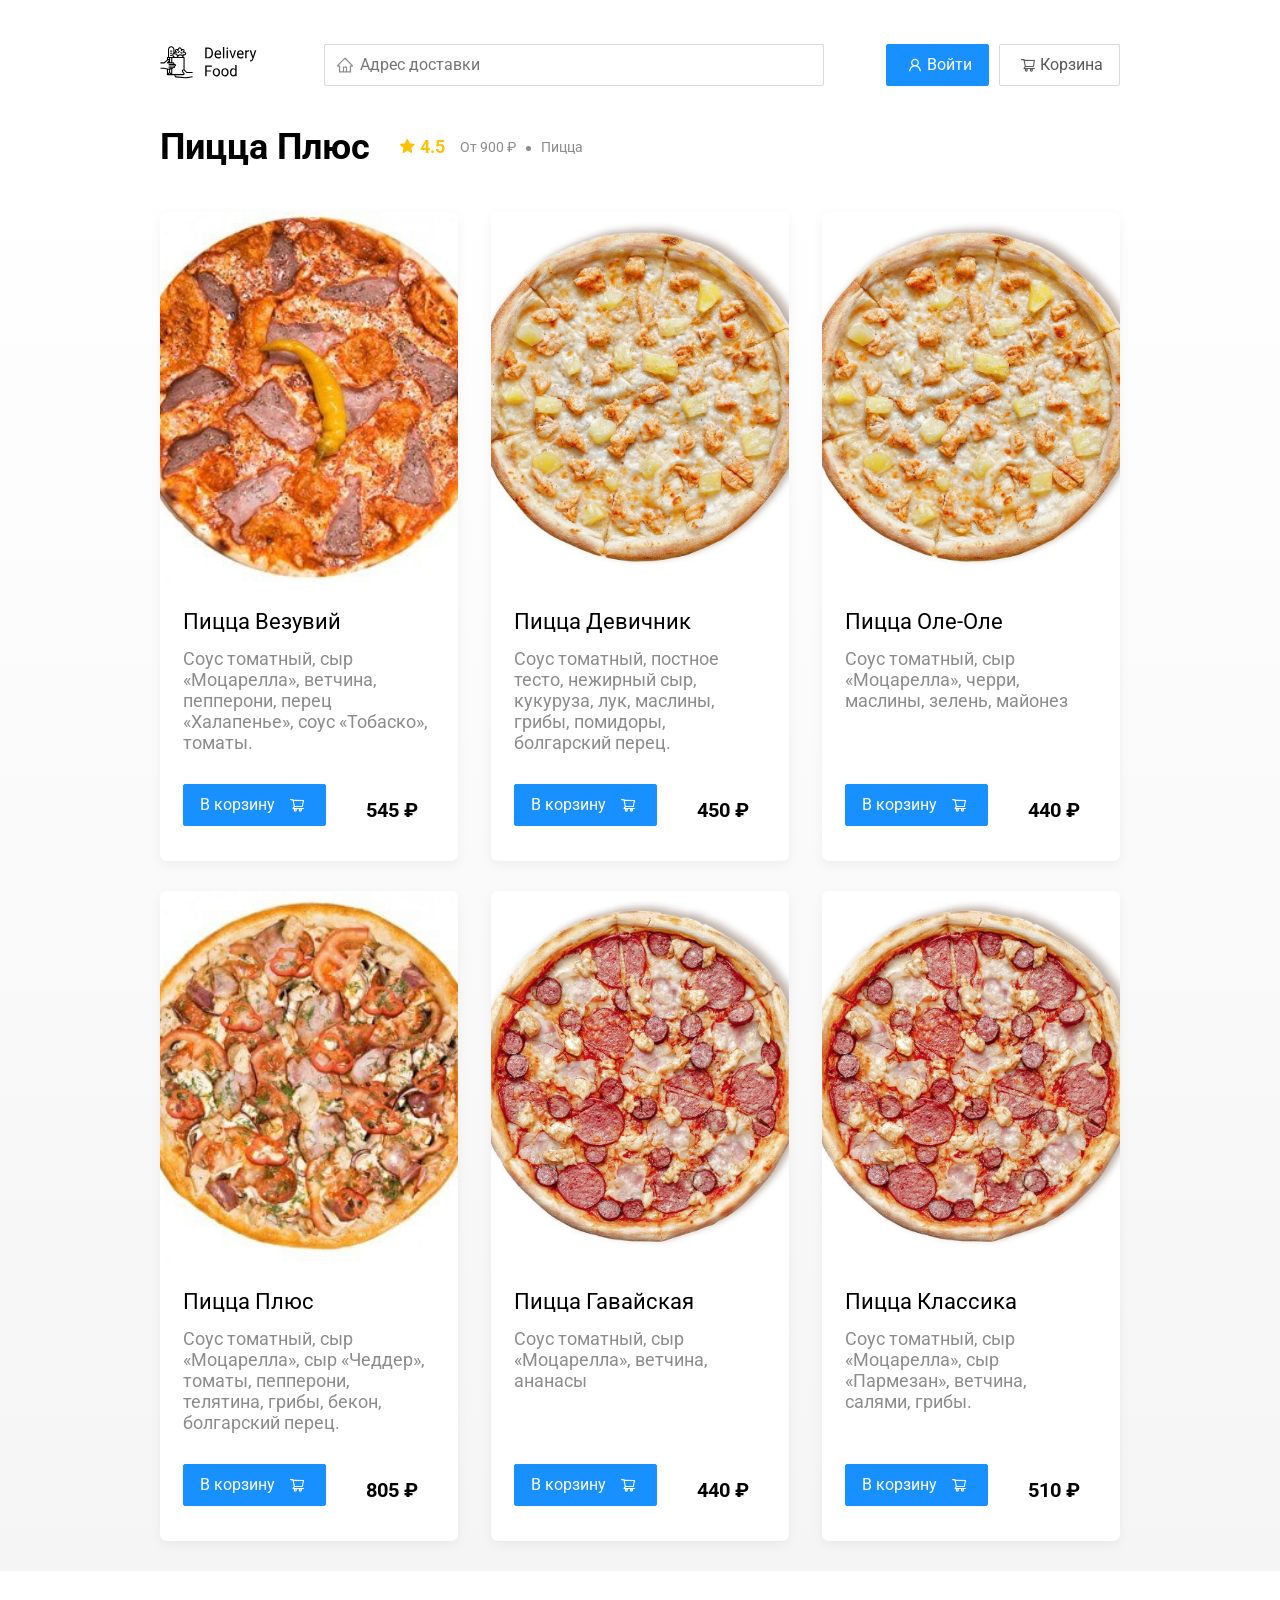
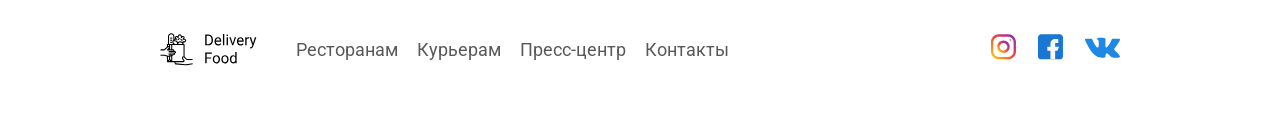
<file: restaurant.html>
<!DOCTYPE html>
<html lang="ru">
<head>
	<meta charset="UTF-8"/>
	<meta name="viewport" content="width=device-width, initial-scale=1.0"/>
	<title>PizzaBurger — доставка еды на дом</title>
	<link
			href="https://fonts.googleapis.com/css?family=Roboto:400,700&display=swap&subset=cyrillic"
			rel="stylesheet"
	/>
	<link rel="stylesheet" href="css/normalize.css"/>
	<link rel="stylesheet" href="css/style.css"/>
</head>
<body>
	<div class="container">
		<header class="header">
			<a href="index.html" class="logo">
				<img src="img/icon/logo.svg" alt="Logo"/>
			</a>
			<label class="address">
				<input type="text" class="input input-address" placeholder="Адрес доставки"/>
			</label>
			<div class="buttons">
				<button class="button button-primary button-auth">
					<span class="button-auth-svg"></span>
					<span class="button-text">Войти</span>
				</button>
				<button class="button" id="cart-button">
					<span class="button-cart-svg"></span>
					<span class="button-text">Корзина</span>
				</button>
			</div>
		</header>
	</div>
	<!-- /.container  -->

	<main class="main">
		<div class="container">
			<section class="menu">
				<div class="section-heading">
					<h2 class="section-title restaurant-title">Пицца Плюс</h2>
					<div class="card-info">
						<div class="rating">
							4.5
						</div>
						<div class="price">От 900 ₽</div>
						<div class="category">Пицца</div>
					</div>
					<!-- /.card-info -->
				</div>
				<div class="cards cards-menu">
					<div class="card">
						<img src="img/pizza-plus/pizza-vesuvius.jpg" alt="image" class="card-image"/>
						<div class="card-text">
							<div class="card-heading">
								<h3 class="card-title card-title-reg">Пицца Везувий</h3>
							</div>
							<!-- /.card-heading -->
							<div class="card-info">
								<div class="ingredients">Соус томатный, сыр «Моцарелла», ветчина, пепперони, перец
								                         «Халапенье», соус «Тобаско», томаты.
								</div>
							</div>
							<!-- /.card-info -->
							<div class="card-buttons">
								<button class="button button-primary button-add-cart">
									<span class="button-card-text">В корзину</span>
									<span class="button-cart-svg"></span>
								</button>
								<strong class="card-price-bold">545 ₽</strong>
							</div>
						</div>
						<!-- /.card-text -->
					</div>
					<!-- /.card -->

					<div class="card">
						<img src="img/pizza-plus/pizza-girls.jpg" alt="image" class="card-image"/>
						<div class="card-text">
							<div class="card-heading">
								<h3 class="card-title card-title-reg">Пицца Девичник</h3>
							</div>
							<!-- /.card-heading -->
							<div class="card-info">
								<div class="ingredients">Соус томатный, постное тесто, нежирный сыр, кукуруза, лук, маслины,
								                         грибы, помидоры, болгарский перец.
								</div>
							</div>
							<!-- /.card-info -->
							<div class="card-buttons">
								<button class="button button-primary button-add-cart">
									<span class="button-card-text">В корзину</span>
									<span class="button-cart-svg"></span>
								</button>
								<strong class="card-price-bold">450 ₽</strong>
							</div>
						</div>
						<!-- /.card-text -->
					</div>
					<!-- /.card -->

					<div class="card">
						<img src="img/pizza-plus/pizza-oleole.jpg" alt="image" class="card-image"/>
						<div class="card-text">
							<div class="card-heading">
								<h3 class="card-title card-title-reg">Пицца Оле-Оле</h3>
							</div>
							<!-- /.card-heading -->
							<div class="card-info">
								<div class="ingredients">Соус томатный, сыр «Моцарелла», черри, маслины, зелень, майонез
								</div>
							</div>
							<!-- /.card-info -->
							<div class="card-buttons">
								<button class="button button-primary button-add-cart">
									<span class="button-card-text">В корзину</span>
									<span class="button-cart-svg"></span>
								</button>
								<strong class="card-price-bold">440 ₽</strong>
							</div>
						</div>
						<!-- /.card-text -->
					</div>
					<!-- /.card -->

					<div class="card">
						<img src="img/pizza-plus/pizza-plus.jpg" alt="image" class="card-image"/>
						<div class="card-text">
							<div class="card-heading">
								<h3 class="card-title card-title-reg">Пицца Плюс</h3>
							</div>
							<!-- /.card-heading -->
							<div class="card-info">
								<div class="ingredients">Соус томатный, сыр «Моцарелла», сыр «Чеддер», томаты, пепперони,
								                         телятина, грибы, бекон, болгарский перец.
								</div>
							</div>
							<!-- /.card-info -->
							<div class="card-buttons">
								<button class="button button-primary button-add-cart">
									<span class="button-card-text">В корзину</span>
									<span class="button-cart-svg"></span>
								</button>
								<strong class="card-price-bold">805 ₽</strong>
							</div>
						</div>
						<!-- /.card-text -->
					</div>
					<!-- /.card -->

					<div class="card">
						<img src="img/pizza-plus/pizza-hawaiian.jpg" alt="image" class="card-image"/>
						<div class="card-text">
							<div class="card-heading">
								<h3 class="card-title card-title-reg">Пицца Гавайская</h3>
							</div>
							<!-- /.card-heading -->
							<div class="card-info">
								<div class="ingredients">Соус томатный, сыр «Моцарелла», ветчина, ананасы</div>
							</div>
							<!-- /.card-info -->
							<div class="card-buttons">
								<button class="button button-primary button-add-cart">
									<span class="button-card-text">В корзину</span>
									<span class="button-cart-svg"></span>
								</button>
								<strong class="card-price-bold">440 ₽</strong>
							</div>
						</div>
						<!-- /.card-text -->
					</div>
					<!-- /.card -->

					<div class="card">
						<img src="img/pizza-plus/pizza-classic.jpg" alt="image" class="card-image"/>
						<div class="card-text">
							<div class="card-heading">
								<h3 class="card-title card-title-reg">Пицца Классика</h3>
							</div>
							<!-- /.card-heading -->
							<div class="card-info">
								<div class="ingredients">Соус томатный, сыр «Моцарелла», сыр «Пармезан», ветчина, салями,
								                         грибы.
								</div>
							</div>
							<!-- /.card-info -->
							<div class="card-buttons">
								<button class="button button-primary button-add-cart">
									<span class="button-card-text">В корзину</span>
									<span class="button-cart-svg"></span>
								</button>
								<strong class="card-price-bold">510 ₽</strong>
							</div>
						</div>
						<!-- /.card-text -->
					</div>
					<!-- /.card -->
				</div>
				<!-- /.cards -->
			</section>
		</div>
		<!-- /.container -->
	</main>

	<footer class="footer">
		<div class="container">
			<div class="footer-block">
				<img src="img/icon/logo.svg" alt="logo" class="logo footer-logo"/>
				<nav class="footer-nav">
					<a href="#" class="footer-link">Ресторанам </a>
					<a href="#" class="footer-link">Курьерам</a>
					<a href="#" class="footer-link">Пресс-центр</a>
					<a href="#" class="footer-link">Контакты</a>
				</nav>
				<div class="social-links">
					<a href="#" class="social-link"><img src="img/social/instagram.svg" alt="instagram"/></a>
					<a href="#" class="social-link"><img src="img/social/fb.svg" alt="facebook"/></a>
					<a href="#" class="social-link"><img src="img/social/vk.svg" alt="vk"/></a>
				</div>
				<!-- /.social-links -->
			</div>
			<!-- /.footer-block -->
		</div>
	</footer>

	<div class="modal modal-cart">
		<div class="modal-dialog">
			<div class="modal-header">
				<h3 class="modal-title">Корзина</h3>
				<button class="close">&times;</button>
			</div>
			<!-- /.modal-header -->
			<div class="modal-body">
				<div class="food-row">
					<span class="food-name">Ролл угорь стандарт</span>
					<strong class="food-price">250 ₽</strong>
					<div class="food-counter">
						<button class="counter-button">-</button>
						<span class="counter">1</span>
						<button class="counter-button">+</button>
					</div>
				</div>
				<!-- /.foods-row -->
				<div class="food-row">
					<span class="food-name">Ролл угорь стандарт</span>
					<strong class="food-price">250 ₽</strong>
					<div class="food-counter">
						<button class="counter-button">-</button>
						<span class="counter">1</span>
						<button class="counter-button">+</button>
					</div>
				</div>
				<!-- /.foods-row -->
				<div class="food-row">
					<span class="food-name">Ролл угорь стандарт</span>
					<strong class="food-price">250 ₽</strong>
					<div class="food-counter">
						<button class="counter-button">-</button>
						<span class="counter">1</span>
						<button class="counter-button">+</button>
					</div>
				</div>
				<!-- /.foods-row -->
				<div class="food-row">
					<span class="food-name">Ролл угорь стандарт</span>
					<strong class="food-price">250 ₽</strong>
					<div class="food-counter">
						<button class="counter-button">-</button>
						<span class="counter">1</span>
						<button class="counter-button">+</button>
					</div>
				</div>
				<!-- /.foods-row -->
			</div>
			<!-- /.modal-body -->
			<div class="modal-footer">
				<span class="modal-pricetag">1250 ₽</span>
				<div class="footer-buttons">
					<button class="button button-primary" id="orderButton">Оформить заказ</button>
					<button class="button clear-cart">Отмена</button>
				</div>
			</div>
			<!-- /.modal-footer -->
		</div>
		<!-- /.modal-dialog -->
	</div>


	<script src="js/main.js"></script>
</body>
</html>
</file>
<file: css/style.css>
* {
    box-sizing: border-box;
}

body {
    font-family: "Roboto", sans-serif;
    padding-top: 44px;
}

a,
button {
    cursor: pointer;
    color: inherit;
}

.hide {
    display: none;
}

.container {
    max-width: 1200px;
    margin: auto;
}

.header {
    display: flex;
    align-items: center;
    justify-content: space-between;
    margin-bottom: 40px;
}

.input {
    background-color: #ffffff;
    border: 1px solid #d9d9d9;
    border-radius: 2px;
    font-size: 16px;
    line-height: 24px;
    padding: 8px 8px 8px 35px;
    background-repeat: no-repeat;
    background-position: left 11px center;
}

.address {
    flex: 0.8;
}

.input-address {
    width: 100%;
    background-image: url(../img/icon/home.svg);
}

.search {
    margin-left: auto;
}

.input-search {
    width: 300px;
    background-image: url(../img/icon/search.svg);

}

.buttons {
    display: flex;
    align-items: center;
}

.button {
    display: flex;
    align-items: center;
    padding: 8px 16px;
    background: #ffffff;
    border: 1px solid #d9d9d9;
    box-sizing: border-box;
    box-shadow: 0 0 2px rgba(0, 0, 0, 0.0015);
    border-radius: 2px;
    color: #595959;
    font-size: 16px;
    line-height: 24px;
}

.button:hover {
    background: #1890ff;
    border: 1px solid #1890ff;
    color: #fff;
}


.button-primary {
    background: #1890ff;
    border: 1px solid #1890ff;
    color: #fff;
    margin-right: 10px;
}

.button-primary:hover {
    background: #ffffff;
    border: 1px solid #d9d9d9;
    color: #595959;
}

.button-icon {
    margin-right: 6px;
}

.button-card-text {
    margin-right: 10px;
}

.button-auth {
    background-position: 20px 13px;
}

.button-primary .button-auth-svg {
    width: 24px;
    height: 24px;
    background-color: #fff;
    -webkit-mask: url("../img/icon/user.svg") no-repeat 50% 50%;
    mask: url("../img/icon/user.svg") no-repeat 50% 50%;
    background-repeat: no-repeat;
}

.button-primary:hover .button-auth-svg {
    background-color: #595959;
}

.button .button-cart-svg {
    width: 24px;
    height: 24px;
    background-color: #595959;
    -webkit-mask: url("../img/icon/shopping-cart.svg") no-repeat 50% 50%;
    mask: url("../img/icon/shopping-cart.svg") no-repeat 50% 50%;
    background-repeat: no-repeat;
}

.button-primary .button-cart-svg {
    background-color: #fff;
}

.button:hover .button-cart-svg {
    background-color: #fff;
}

.button-primary:hover .button-cart-svg {
    background-color: #595959;
}

.button-cart {
    display: none;
    margin: 0 5px;
}

.button-out {
    display: none;
    margin: 0 5px;
}

.user-name {
    display: none;
    margin-right: 20px;
    font-weight: bold;
    font-size: 18px;
}



.promo {
    box-shadow: 0px 7px 12px rgba(158, 158, 163, 0.1);
    background: #fff1b8 url(../img/promo-image.png) no-repeat top right / auto 120%;
    border-radius: 10px;
    padding: 68px 70px;
    margin-bottom: 56px;
}

.promo2 {
    box-shadow: 0px 7px 12px rgba(158, 158, 163, 0.1);
    background: #d2ffff url(../img/potato.png) no-repeat top right / auto 120%;
    border-radius: 10px;
    padding: 68px 70px;
    margin-bottom: 56px;
}

.promo3 {
    box-shadow: 0px 7px 12px rgba(158, 158, 163, 0.1);
    background: rgb(255, 212, 184) url(../img/promo/sushi.png) no-repeat top right / auto 120%;
    border-radius: 10px;
    padding: 68px 70px;
    margin-bottom: 56px;
}

.promo4 {
    box-shadow: 0px 7px 12px rgba(158, 158, 163, 0.1);
    background: #e4c2fa url(../img/promo/vegetables.png) no-repeat top right / auto 120%;
    border-radius: 10px;
    padding: 68px 70px;
    margin-bottom: 56px;
}

.promo-title {
    font-style: normal;
    font-weight: bold;
    font-size: 39px;
    line-height: 46px;
    color: #302c34;
}

.promo-text {
    font-style: normal;
    font-weight: normal;
    font-size: 24px;
    line-height: 28px;
    color: #302c34;
    max-width: 538px;
}

.main {
    background: linear-gradient(180deg, rgba(245, 245, 245, 0) 1.04%, #f5f5f5 100%);
}

.section-heading {
    display: flex;
    align-items: center;
    margin-bottom: 44px;
}

.section-title {
    font-style: normal;
    font-weight: bold;
    font-size: 36px;
    line-height: 42px;
    margin: 0 30px 0 0;
    color: #000000;
}

.cards {
    display: flex;
    align-items: flex-start;
    justify-content: space-between;
    flex-wrap: wrap;
}

.card {
    background: #ffffff;
    box-shadow: 0 4px 12px rgba(0, 0, 0, 0.05);
    border-radius: 7px;
    overflow: hidden;
    margin-bottom: 30px;
    flex-basis: 31%;
    text-decoration: none;

}

.card-restaurant {
    cursor: pointer
}

.card-image {
    width: 100%;
    height: 370px;
    object-fit: cover;
}


.card-text {
    padding: 20px 23px 35px;
    min-height: 275px;
    display: flex;
    flex-direction: column;
}



.restaurants .card-text {
    min-height: auto;
}

.card-heading {
    display: flex;
    align-items: center;
    justify-content: space-between;
    margin-bottom: 10px;
}

.card-title {
    margin: 0;
    font-style: normal;
    font-weight: bold;
    font-size: 22px;
    line-height: 32px;
}

.card-title-reg {
    font-weight: 400;
}

.card-tag {
    font-style: normal;
    font-weight: normal;
    font-size: 12px;
    line-height: 20px;
    color: #ffffff;
    background: #262626;
    border-radius: 2px;
    padding: 1px 8px;
}

.card-info {
    display: flex;
    align-items: center;
    flex-wrap: wrap;
}

.card-buttons {
    display: flex;
    margin-top: 24px;
    flex-grow: 1;
    align-items: flex-end;
}

.card-price-bold {
    font-weight: bold;
    font-size: 20px;
    line-height: 32px;
    margin-left: 30px;
}

.rating {
    background-image: url("../img/icon/rating.svg");
    background-repeat: no-repeat;
    background-position: 0 7px;
    padding-left: 20px;
    margin-right: 26px;
    color: #ffc107;
    font-weight: bold;
    font-size: 18px;
    line-height: 32px;
}

.price,
.category {
    color: #8c8c8c;
    font-size: 18px;
    line-height: 32px;
}

.price {
    margin-right: 10px;
}

.ingredients {
    color: #8c8c8c;
    font-size: 18px;
    line-height: 21px;
}

.category {
    text-overflow: ellipsis;
    overflow: hidden;
    white-space: nowrap;
    max-width: 150px;
}

.price:after {
    content: "";
    width: 5px;
    height: 5px;
    background-color: #8c8c8c;
    display: inline-block;
    vertical-align: middle;
    border-radius: 50%;
    margin-left: 10px;
}

.footer {
    padding: 60px 0;
}

.footer-block {
    display: flex;
    align-items: center;
    justify-content: space-between;
}

.footer-nav {
    margin-left: 35px;
    margin-right: auto;
}

.footer-link {
    display: inline-block;
    color: #595959;
    font-style: normal;
    font-weight: normal;
    font-size: 18px;
    line-height: 21px;
    text-decoration: none;
}

.footer-link:not(:last-child) {
    margin-right: 15px;
}

.social-links {
    display: flex;
    align-items: center;
}

.social-link:not(:last-child) {
    margin-right: 21px;
}

.modal {
    position: fixed;
    left: 0;
    top: 0;
    width: 100%;
    height: 100%;
    background: rgba(0, 0, 0, 0.4);
    display: none;
    z-index: 999;
}

.modal-auth {
    position: fixed;
    left: 0;
    top: 0;
    width: 100%;
    height: 100%;
    background: rgba(0, 0, 0, 0.4);
    display: none;
    z-index: 999;
}

.is-open {
    display: flex;
}

.modal-dialog {
    max-width: 780px;
    width: 95%;
    background: #ffffff;
    border-radius: 5px;
    margin: auto;
    padding: 40px 45px;
}

.modal-dialog-auth {
    width: auto;
    position: relative;
}

.label-auth {
    display: block;
    margin: 30px;
}

.label-auth span {
    width: 80px;
    display: inline-block;
}

.modal-header {
    display: flex;
    align-items: center;
    justify-content: space-between;
    margin-bottom: 45px;
}

.modal-title {
    margin: 0;
    font-weight: bold;
    font-size: 36px;
    line-height: 42px;
}

.close {
    font-size: 36px;
    border: none;
    background-color: transparent;
}

.close-auth {
    font-size: 36px;
    border: none;
    background-color: transparent;
    position: absolute;
    top: 10px;
    right: 20px;
}

.modal-body {
    margin-bottom: 22px;
}

.food-row {
    display: flex;
    align-items: flex-start;
    justify-content: space-between;
    padding-bottom: 8px;
    border-bottom: 1px solid #d9d9d9;
    margin-bottom: 15px;
}

.food-name {
    font-weight: normal;
    font-size: 18px;
    line-height: 32px;
}

.food-price {
    margin-left: auto;
    margin-right: 47px;
    font-weight: bold;
    font-size: 20px;
    line-height: 32px;
}

.food-counter {
    display: flex;
    align-items: center;
}

.counter-button {
    display: flex;
    align-items: center;
    justify-content: center;
    width: 39px;
    height: 32px;
    background: #ffffff;
    border: 1px solid #40a9ff;
    box-sizing: border-box;
    border-radius: 2px;
    font-weight: normal;
    font-size: 14px;
    line-height: 22px;
    color: #40a9ff;
}

.counter-button:hover {
    background: #40a9ff;
    border: 1px solid #ffffff;
    color: #ffffff;
}

.counter {
    font-size: 16px;
    line-height: 24px;
    margin-left: 10px;
    margin-right: 10px;
}

.modal-footer {
    display: flex;
    align-items: center;
    justify-content: space-between;
}

.modal-auth .modal-footer {
    justify-content: flex-end;
}

.footer-buttons {
    display: flex;
    align-items: center;
}

.modal-pricetag {
    background: #262626;
    border-radius: 5px;
    color: #ffffff;
    padding: 15px 20px;
    font-size: 20px;
    line-height: 23px;
}

@media (max-width: 1366px) {
    .container {
        max-width: 960px;
    }

    .pizza {
        background-position: center right -300px;
        background-size: 750px;
    }


    .kebab {
        background-position: top -5px right -93px;
        background-size: 530px;
    }

    .vegetables {
        background-position: top 0 right -93px;
        background-size: 820px;
    }

    .sushi {
        background-position: center right -90px;
    }

    .rating {
        margin-right: 15px;
    }

    .category,
    .price {
        font-size: 14px;
    }
}

@media (max-width: 992px) {
    .container {
        max-width: 750px;
    }



    .pizza {
        padding: 50px;
        background-size: 500px;
        background-position: center right -200px;
    }


    .kebab {
        background-position: top 55px right -100px;
        background-size: 385px;
    }

    .vegetables {
        background-position: top 0 right -280px;
        background-size: 810px;
    }

    .sushi {
        background-position: top 30px right -175px;
    }



    .promo-text {
        font-size: 18px;
        max-width: 400px;
    }

    .card {
        flex-basis: 49%;
    }

    .footer-link {
        font-size: 16px;
    }
}

@media (max-width: 768px) {
    .container {
        max-width: 560px;
    }

    .card-info {
        flex-wrap: wrap;
    }

    .card .rating {
        flex-basis: 100%;
    }

    .card-title {
        font-size: 18px;
    }

    .card-text {
        min-height: 290px;
    }

    .card-price-bold {
        margin-left: 20px;
    }


    .pizza {
        background-size: 400px;
        background-position: bottom 50px right -200px;
    }


    .kebab {
        background-position: top -5px right -74px;
        background-size: 300px;
    }

    .vegetables {
        background-position: top 0 right -240px;
        background-size: 702px;
    }

    .sushi {
        background-position: top -24px right -75px;
        background-size: 302px;
    }

    .promo-title {
        font-size: 24px;
        line-height: 1.4;
    }

    .promo-text {
        margin-top: 0;
    }
}

@media (max-width: 578px) {
    .container {
        width: 90%;
    }

    .address {
        min-width: 100%;
        order: 1;
    }

    .header {
        flex-wrap: wrap;
    }

    .input-address {
        margin-top: 15px;
        order: 5;
        flex: 1;
    }

    .promo {
        background-image: none;
    }

    .promo-title {
        margin-bottom: 10px;
    }

    .section-title {
        font-size: 20px;
    }

    .card {
        flex-basis: 100%;
    }

    .card-text {
        min-height: auto;
    }

    .card-image {
        width: 100%;
    }

    .footer {
        padding: 30px 0;
    }

    .footer-block {
        align-items: flex-start;
    }

    .footer-nav {
        margin-left: 0;
        margin-right: 0;
        order: 0;
        display: flex;
        flex-direction: column;
    }

    .footer-logo {
        margin-right: 15px;
        order: 1;
    }

    .social-links {
        order: 2;
    }
}

@media (max-width: 480px) {
    .button-text {
        display: none;
    }

    .button-icon {
        margin: 0;
    }

    .user-name {
        margin: 10px;

    }

    .buttons {
        flex-wrap: wrap;
        margin-left: auto;
    }

    .button {
        min-height: 40px;
        padding: 5px 12px;

    }

    .button-out-svg {
        width: 24px;
        height: 24px;
        background-color: #fff;
        -webkit-mask: url(../img/icon/logout.svg) no-repeat 50% 50%;
        mask: url(../img/icon/logout.svg) no-repeat 50% 50%;
        background-repeat: no-repeat;
        -webkit-mask-size: 20px;
        mask-size: 20px;
    }

    .promo {
        padding: 20px;
    }

    .section-heading {
        flex-wrap: wrap;
    }

    .footer-block {
        flex-wrap: wrap;
        flex-direction: column;
        align-items: center;
    }

    .footer-logo {
        order: 0;
        margin-bottom: 20px;
    }

    .footer-nav {
        margin-bottom: 20px;
        text-align: center;
    }

    .footer-link:not(:last-child) {
        margin-right: 0;
    }
}
</file>
